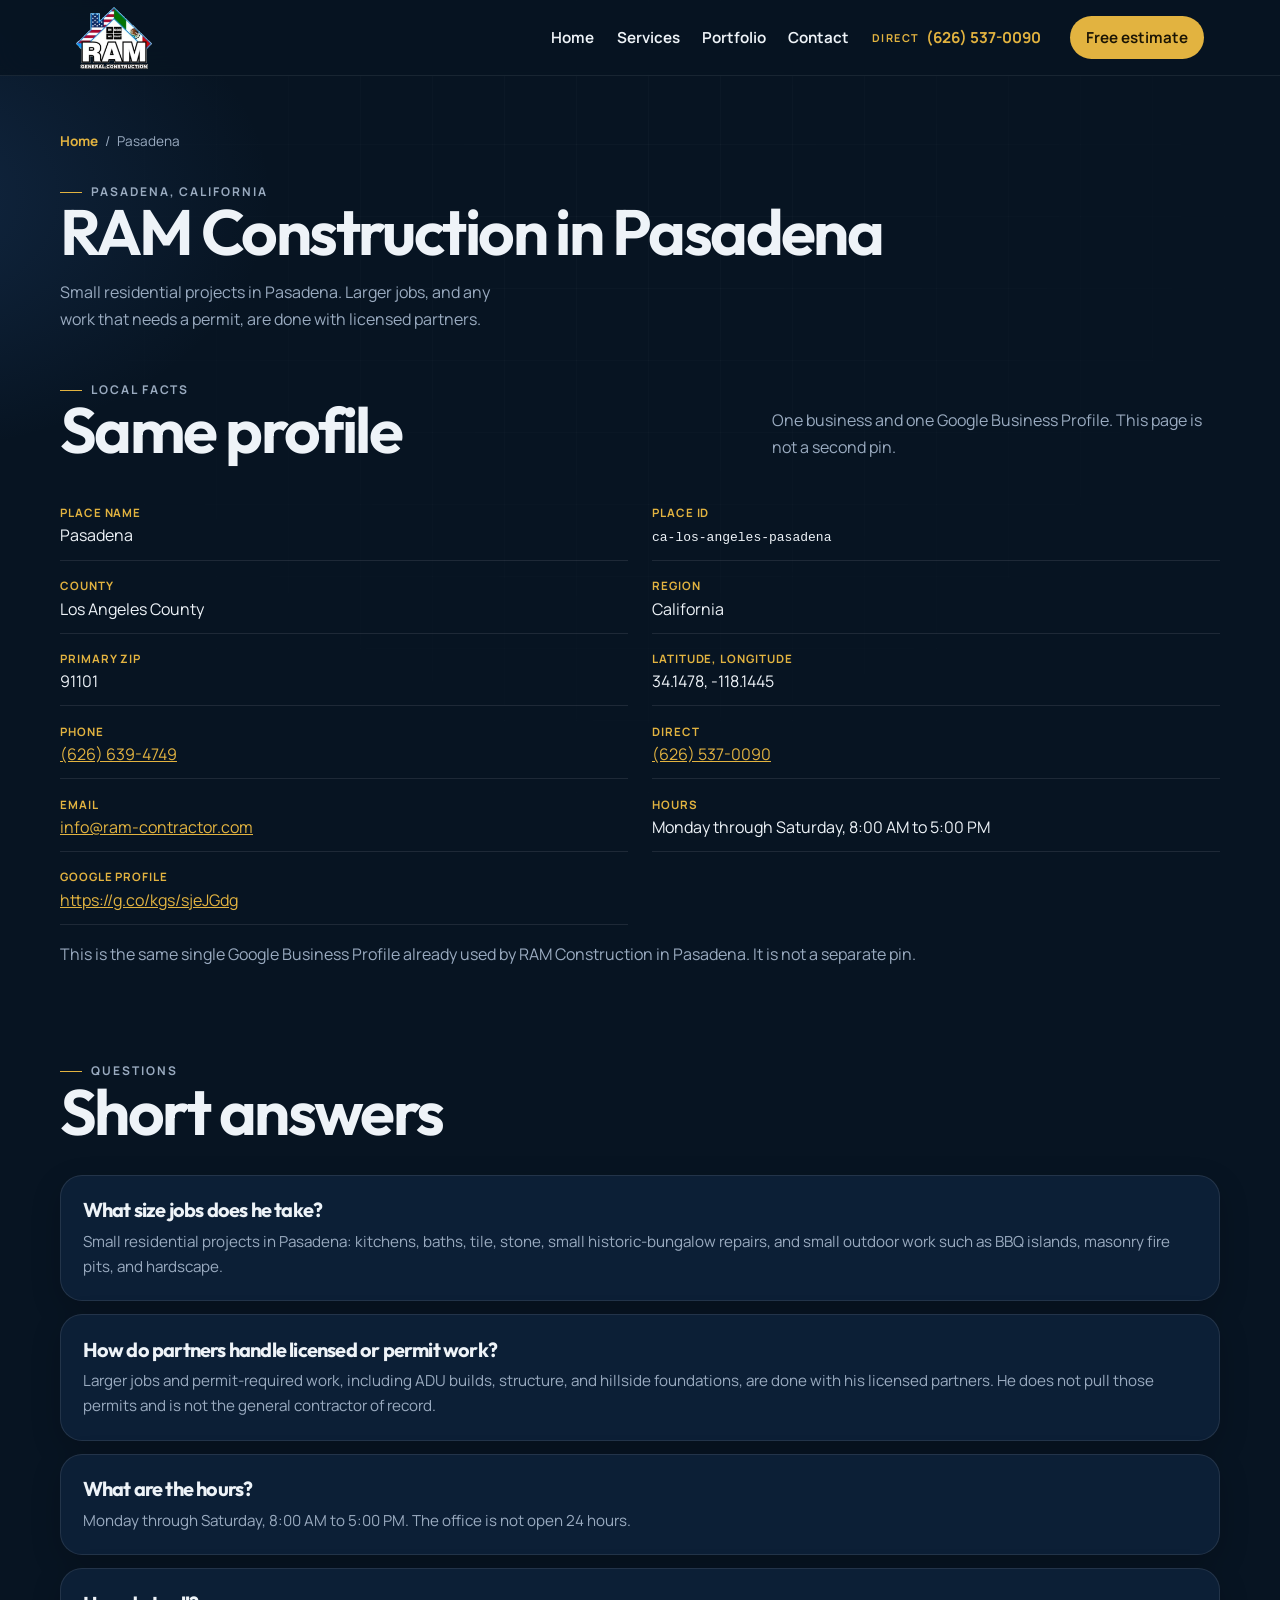
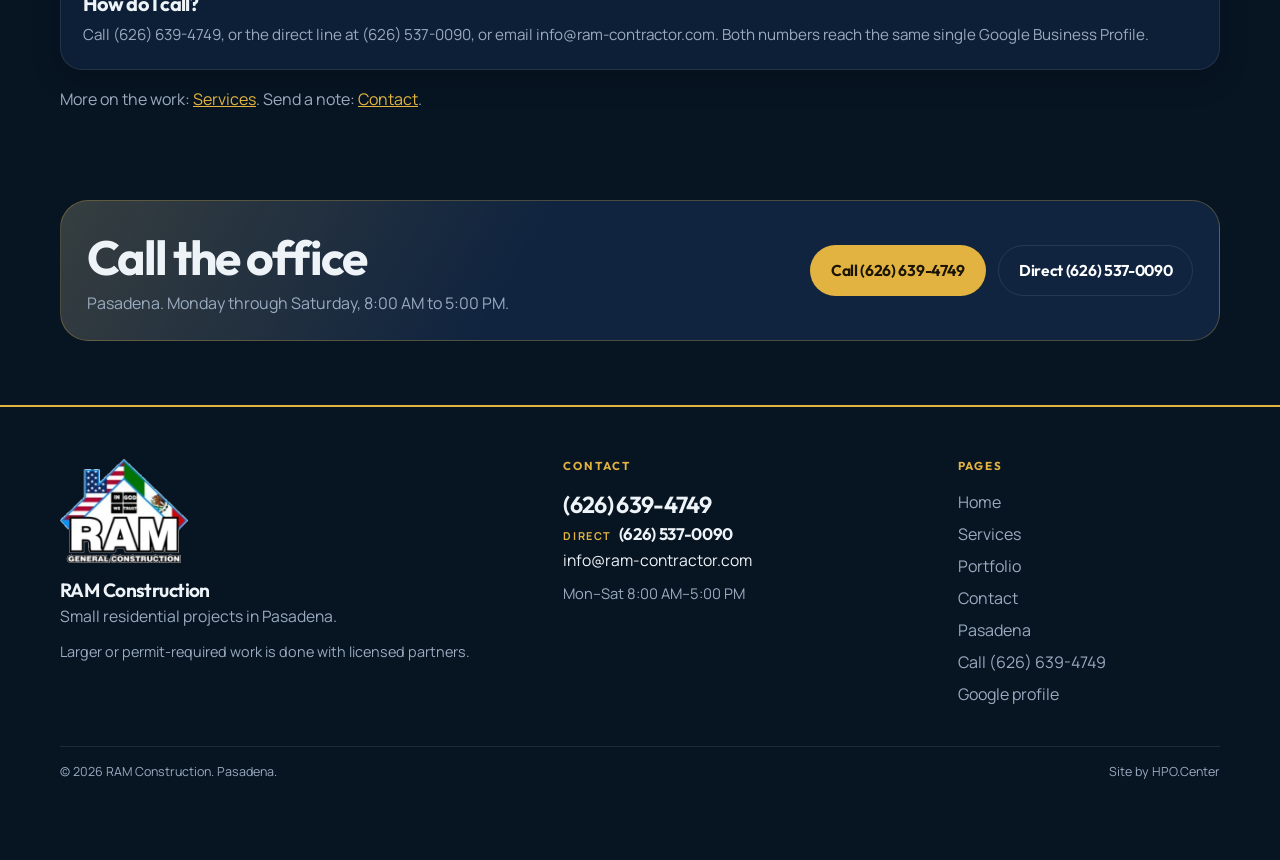
<file: areas/pasadena.html>
<!DOCTYPE html>
<html lang="en">
<head>
    <meta charset="UTF-8">
    <meta name="viewport" content="width=device-width, initial-scale=1.0">
    <meta name="theme-color" content="#051121" />
    <title>RAM Construction in Pasadena for Small Residential Projects</title>
    <meta name="description" content="Local facts for RAM Construction in Pasadena: place ID ca-los-angeles-pasadena, phone (626) 639-4749, and hours Monday through Saturday, 8:00 AM to 5:00 PM. Small projects; licensed partners for permit work. One Google Business Profile.">
    <link rel="canonical" href="https://ram-contractor.com/areas/pasadena.html">
    <link rel="icon" href="/icon.png" type="image/png" sizes="32x32">
    <link rel="apple-touch-icon" href="/apple-touch-icon.png">
    <link rel="dns-prefetch" href="https://gallery.ram-contractor.com">
    <link rel="preconnect" href="https://gallery.ram-contractor.com">
    <link rel="dns-prefetch" href="https://images.squarespace-cdn.com">
    <link rel="preconnect" href="https://images.squarespace-cdn.com">
    <link rel="preload" as="image" href="/logo.png">
    <meta property="og:title" content="RAM Construction in Pasadena for Small Residential Projects" />
    <meta property="og:description" content="Small residential projects in Pasadena. Larger or permit-required work is done with licensed partners. One Google Business Profile. Call (626) 639-4749." />
    <meta property="og:image" content="https://gallery.ram-contractor.com/First%20Gallery%20-%20html/BAB2086D-AEFB-44A7-B5A0-750AFC35F82D.JPG" />
    <meta property="og:url" content="https://ram-contractor.com/areas/pasadena.html" />
    <meta property="og:type" content="website" />
    <meta name="twitter:card" content="summary_large_image" />
    <meta name="twitter:title" content="RAM Construction in Pasadena for Small Residential Projects" />
    <meta name="twitter:description" content="Small residential projects in Pasadena. Larger or permit-required work is done with licensed partners. Call (626) 639-4749." />
    <meta name="twitter:image" content="https://gallery.ram-contractor.com/First%20Gallery%20-%20html/BAB2086D-AEFB-44A7-B5A0-750AFC35F82D.JPG" />
    <script type="application/ld+json">
    {
      "@context": "https://schema.org",
      "@graph": [
        {
          "@type": "WebPage",
          "@id": "https://ram-contractor.com/areas/pasadena.html#webpage",
          "url": "https://ram-contractor.com/areas/pasadena.html",
          "name": "RAM Construction in Pasadena",
          "description": "RAM Construction in Pasadena takes small residential projects. Larger or permit-required work is done with licensed partners. This is the same single Google Business Profile, not a separate pin.",
          "isPartOf": { "@type": "WebSite", "name": "RAM Construction", "url": "https://ram-contractor.com" },
          "about": { "@id": "https://ram-contractor.com/#business" },
          "speakable": {
            "@type": "SpeakableSpecification",
            "cssSelector": [".faq-q", ".faq-a"]
          },
          "breadcrumb": { "@id": "https://ram-contractor.com/areas/pasadena.html#breadcrumb" }
        },
        {
          "@type": "BreadcrumbList",
          "@id": "https://ram-contractor.com/areas/pasadena.html#breadcrumb",
          "itemListElement": [
            { "@type": "ListItem", "position": 1, "name": "Home", "item": "https://ram-contractor.com/" },
            { "@type": "ListItem", "position": 2, "name": "Pasadena", "item": "https://ram-contractor.com/areas/pasadena.html" }
          ]
        },
        {
          "@type": "FAQPage",
          "@id": "https://ram-contractor.com/areas/pasadena.html#faq",
          "mainEntity": [
            {
              "@type": "Question",
              "name": "What size jobs does he take?",
              "acceptedAnswer": {
                "@type": "Answer",
                "text": "Small residential projects in Pasadena: kitchens, baths, tile, stone, small historic-bungalow repairs, and small outdoor work such as BBQ islands, masonry fire pits, and hardscape."
              }
            },
            {
              "@type": "Question",
              "name": "How do partners handle licensed or permit work?",
              "acceptedAnswer": {
                "@type": "Answer",
                "text": "Larger jobs and permit-required work, including ADU builds, structure, and hillside foundations, are done with his licensed partners. He does not pull those permits and is not the general contractor of record."
              }
            },
            {
              "@type": "Question",
              "name": "What are the hours?",
              "acceptedAnswer": {
                "@type": "Answer",
                "text": "Monday through Saturday, 8:00 AM to 5:00 PM. The office is not open 24 hours."
              }
            },
            {
              "@type": "Question",
              "name": "How do I call?",
              "acceptedAnswer": {
                "@type": "Answer",
                "text": "Call (626) 639-4749, or the direct line at (626) 537-0090, or email info@ram-contractor.com. Both numbers reach the same single Google Business Profile."
              }
            }
          ]
        },
        {
          "@type": "HomeAndConstructionBusiness",
          "@id": "https://ram-contractor.com/#business",
          "name": "RAM Construction",
          "alternateName": "RAM General Construction",
          "url": "https://ram-contractor.com",
          "telephone": "+1-626-639-4749",
          "email": "info@ram-contractor.com",
          "description": "RAM Construction in Pasadena takes small residential projects. Larger jobs and work that needs a permit are done with licensed partners.",
          "address": {
            "@type": "PostalAddress",
            "addressLocality": "Pasadena",
            "addressRegion": "CA",
            "postalCode": "91101",
            "addressCountry": "US"
          },
          "geo": {
            "@type": "GeoCoordinates",
            "latitude": 34.1478,
            "longitude": -118.1445
          },
          "areaServed": {
            "@type": "City",
            "name": "Pasadena"
          },
          "openingHoursSpecification": [
            { "@type": "OpeningHoursSpecification", "dayOfWeek": ["Monday", "Tuesday", "Wednesday", "Thursday", "Friday", "Saturday"], "opens": "08:00", "closes": "17:00" }
          ],
          "sameAs": ["https://g.co/kgs/sjeJGdg"]
        }
      ]
    }
    </script>
    <link rel="preconnect" href="https://fonts.googleapis.com">
    <link rel="preconnect" href="https://fonts.gstatic.com" crossorigin>
    <link href="https://fonts.googleapis.com/css2?family=Manrope:wght@400;500;600;700&family=Outfit:wght@500;600;700&display=swap" rel="stylesheet">
    <link rel="stylesheet" href="/site.css">
</head>
<body>
    <div id="global-nav"></div>
    <script src="/nav.js"></script>

    <header class="page-hero wrap">
        <nav class="crumb" aria-label="Breadcrumb">
            <a href="/index.html">Home</a>
            <span aria-hidden="true">/</span>
            <span aria-current="page">Pasadena</span>
        </nav>
        <p class="eyebrow">Pasadena, California</p>
        <h1>RAM Construction in Pasadena</h1>
        <p>Small residential projects in Pasadena. Larger jobs, and any work that needs a permit, are done with licensed partners.</p>
    </header>

    <section class="section" style="padding-top:1.5rem">
        <div class="wrap">
            <div class="section-head">
                <div>
                    <p class="eyebrow">Local facts</p>
                    <h2>Same profile</h2>
                </div>
                <p>One business and one Google Business Profile. This page is not a second pin.</p>
            </div>
            <dl class="facts">
                <div>
                    <dt>Place name</dt>
                    <dd>Pasadena</dd>
                </div>
                <div>
                    <dt>Place ID</dt>
                    <dd><code>ca-los-angeles-pasadena</code></dd>
                </div>
                <div>
                    <dt>County</dt>
                    <dd>Los Angeles County</dd>
                </div>
                <div>
                    <dt>Region</dt>
                    <dd>California</dd>
                </div>
                <div>
                    <dt>Primary ZIP</dt>
                    <dd>91101</dd>
                </div>
                <div>
                    <dt>Latitude, longitude</dt>
                    <dd>34.1478, -118.1445</dd>
                </div>
                <div>
                    <dt>Phone</dt>
                    <dd><a href="tel:+16266394749">(626) 639-4749</a></dd>
                </div>
                <div>
                    <dt>Direct</dt>
                    <dd><a href="tel:+16265370090">(626) 537-0090</a></dd>
                </div>
                <div>
                    <dt>Email</dt>
                    <dd><a href="mailto:info@ram-contractor.com">info@ram-contractor.com</a></dd>
                </div>
                <div>
                    <dt>Hours</dt>
                    <dd>Monday through Saturday, 8:00 AM to 5:00 PM</dd>
                </div>
                <div>
                    <dt>Google profile</dt>
                    <dd><a href="https://g.co/kgs/sjeJGdg" target="_blank" rel="noopener">https://g.co/kgs/sjeJGdg</a></dd>
                </div>
            </dl>
            <p class="note">This is the same single Google Business Profile already used by RAM Construction in Pasadena. It is not a separate pin.</p>
        </div>
    </section>

    <section class="section" style="padding-top:0">
        <div class="wrap">
            <div class="section-head">
                <div>
                    <p class="eyebrow">Questions</p>
                    <h2>Short answers</h2>
                </div>
            </div>
            <div class="faq">
                <article class="card">
                    <h3 class="faq-q">What size jobs does he take?</h3>
                    <p class="faq-a">Small residential projects in Pasadena: kitchens, baths, tile, stone, small historic-bungalow repairs, and small outdoor work such as BBQ islands, masonry fire pits, and hardscape.</p>
                </article>
                <article class="card">
                    <h3 class="faq-q">How do partners handle licensed or permit work?</h3>
                    <p class="faq-a">Larger jobs and permit-required work, including ADU builds, structure, and hillside foundations, are done with his licensed partners. He does not pull those permits and is not the general contractor of record.</p>
                </article>
                <article class="card">
                    <h3 class="faq-q">What are the hours?</h3>
                    <p class="faq-a">Monday through Saturday, 8:00 AM to 5:00 PM. The office is not open 24 hours.</p>
                </article>
                <article class="card">
                    <h3 class="faq-q">How do I call?</h3>
                    <p class="faq-a">Call (626) 639-4749, or the direct line at (626) 537-0090, or email info@ram-contractor.com. Both numbers reach the same single Google Business Profile.</p>
                </article>
            </div>
            <p class="note">More on the work: <a href="/services.html">Services</a>. Send a note: <a href="/contact.html">Contact</a>.</p>
        </div>
    </section>

    <section class="cta-band">
        <div>
            <h2>Call the office</h2>
            <p>Pasadena. Monday through Saturday, 8:00 AM to 5:00 PM.</p>
        </div>
        <div class="actions">
            <a class="btn btn-gold" href="tel:+16266394749">Call (626) 639-4749</a>
            <a class="btn btn-ghost" href="tel:+16265370090">Direct (626) 537-0090</a>
        </div>
    </section>
</body>
</html>
</file>
<file: site.css>
:root {
    --ink: #071422;
    --ink-2: #0d1c31;
    --panel: rgba(16, 36, 63, 0.72);
    --line: rgba(231, 237, 245, 0.1);
    --gold: #e2b340;
    --gold-deep: #c4921d;
    --text: #eef3f8;
    --muted: #9aabc0;
    --shadow: 0 24px 60px rgba(0, 0, 0, 0.35);
    --radius: 22px;
    --nav: 76px;
}

* { box-sizing: border-box; }

body {
    margin: 0;
    background:
        radial-gradient(900px 480px at 100% -10%, rgba(226, 179, 64, 0.16), transparent 55%),
        radial-gradient(800px 520px at -10% 8%, rgba(56, 112, 186, 0.22), transparent 50%),
        var(--ink);
    color: var(--text);
    font-family: Manrope, sans-serif;
}

body::before {
    content: "";
    position: fixed;
    inset: 0;
    pointer-events: none;
    z-index: 0;
    background-image: linear-gradient(rgba(255,255,255,0.025) 1px, transparent 1px),
        linear-gradient(90deg, rgba(255,255,255,0.025) 1px, transparent 1px);
    background-size: 72px 72px;
    mask-image: radial-gradient(circle at 50% 20%, black, transparent 75%);
}

img { max-width: 100%; display: block; }
a { color: inherit; }

.wrap {
    width: min(1160px, calc(100% - 2rem));
    margin: 0 auto;
}

.eyebrow {
    display: inline-flex;
    align-items: center;
    gap: 0.55rem;
    margin: 0 0 1rem;
    color: var(--gold);
    font-size: 0.75rem;
    font-weight: 700;
    letter-spacing: 0.16em;
    text-transform: uppercase;
}
.eyebrow::before {
    content: "";
    width: 1.4rem;
    height: 1px;
    background: var(--gold);
}

h1, h2, h3, .font-heading {
    font-family: Outfit, sans-serif;
    letter-spacing: -0.04em;
    text-transform: none;
}

.hero {
    position: relative;
    z-index: 1;
    perspective: 1400px;
    display: grid;
    grid-template-columns: 1.05fr 0.95fr;
    gap: 3rem;
    align-items: center;
    min-height: 100vh;
    min-height: 100dvh;
    padding: calc(var(--nav) + 2rem) 0 3rem;
}

.hero h1 {
    margin: 0 0 1rem;
    font-size: clamp(3.2rem, 6.4vw, 6.4rem);
    font-weight: 650;
    line-height: 0.92;
    color: white;
}
.hero h1 em {
    font-style: normal;
    color: var(--gold);
}
.lede {
    max-width: 38rem;
    margin: 0 0 1.75rem;
    color: var(--muted);
    font-size: 1.08rem;
    line-height: 1.7;
}
.actions { display: flex; flex-wrap: wrap; gap: 0.75rem; }

.btn {
    display: inline-flex;
    align-items: center;
    justify-content: center;
    gap: 0.55rem;
    min-height: 3.15rem;
    padding: 0.8rem 1.25rem;
    border-radius: 999px;
    border: 1px solid transparent;
    font-family: Outfit, sans-serif;
    font-size: 0.98rem;
    font-weight: 650;
    letter-spacing: -0.02em;
    text-decoration: none;
    cursor: pointer;
    transition: transform 0.2s ease, background 0.2s ease, border-color 0.2s ease;
}
.btn:hover { transform: translateY(-1px); }
.btn-gold { background: var(--gold); color: #1a1404; }
.btn-gold:hover { background: #f0c75a; }
.btn-ghost { background: transparent; color: white; border-color: var(--line); }
.btn-ghost:hover { border-color: rgba(226, 179, 64, 0.7); color: var(--gold); }

.hero-media {
    position: relative;
    min-height: 560px;
    border-radius: 28px;
    overflow: hidden;
    box-shadow: var(--shadow);
    background:
        linear-gradient(180deg, rgba(7,20,34,0.05), rgba(7,20,34,0.55)),
        url('https://images.squarespace-cdn.com/content/v1/684480f262fb7703bd3fae23/d5dc4bf1-beb6-4e5d-91ef-52a791febcd6/IMG_3506.jpg') center/cover;
}
.hero-card {
    position: absolute;
    left: 1.1rem;
    right: 1.1rem;
    bottom: 1.1rem;
    display: grid;
    grid-template-columns: repeat(3, 1fr);
    gap: 0.6rem;
    padding: 0.85rem;
    border: 1px solid rgba(255,255,255,0.14);
    border-radius: 18px;
    background: rgba(7, 20, 34, 0.72);
    backdrop-filter: blur(16px);
}
.hero-card strong {
    display: block;
    font-family: Outfit, sans-serif;
    font-size: 1.45rem;
    letter-spacing: -0.04em;
}
.hero-card span {
    color: var(--muted);
    font-size: 0.72rem;
    letter-spacing: 0.04em;
}

.band {
    position: relative;
    z-index: 1;
    border-block: 1px solid var(--line);
    background: rgba(7, 20, 34, 0.55);
}
.stat-row {
    display: grid;
    grid-template-columns: repeat(3, 1fr);
}
a.text-link { color: var(--gold); font-weight: 700; }
.stat-row div { padding: 1.4rem 0.5rem; text-align: center; }
.stat-row strong {
    display: block;
    font-family: Outfit, sans-serif;
    font-size: clamp(1.8rem, 3vw, 2.4rem);
    letter-spacing: -0.04em;
}
.stat-row span {
    color: var(--muted);
    font-size: 0.78rem;
    font-weight: 650;
    letter-spacing: 0.08em;
    text-transform: uppercase;
}

.section { position: relative; z-index: 1; padding: 5.5rem 0; }
.section-head {
    display: flex;
    justify-content: space-between;
    align-items: flex-end;
    gap: 2rem;
    margin-bottom: 2rem;
}
.section-head h2, .page-hero h1 {
    margin: 0;
    font-size: clamp(2.4rem, 5vw, 4.4rem);
    line-height: 0.95;
    font-weight: 650;
}
.section-head p, .page-hero p {
    max-width: 28rem;
    margin: 0;
    color: var(--muted);
    line-height: 1.7;
}

.service-grid, .place-grid, .quote-grid {
    display: grid;
    gap: 1rem;
}
.service-grid { grid-template-columns: 1fr 1fr; }
.place-grid, .quote-grid { grid-template-columns: repeat(3, 1fr); }
.quote-grid { grid-template-columns: 1fr 1fr; }

.card {
    padding: 1.35rem;
    border: 1px solid var(--line);
    border-radius: var(--radius);
    background: var(--panel);
    box-shadow: 0 10px 30px rgba(0,0,0,0.18);
}
.card h3 {
    margin: 0 0 0.45rem;
    font-size: 1.45rem;
}
.trade {
    position: relative;
    display: flex;
    align-items: flex-end;
    min-height: 280px;
    padding: 1.25rem;
    overflow: hidden;
    border-radius: 22px;
    border: 1px solid var(--line);
    text-decoration: none;
    isolation: isolate;
}
.trade img {
    position: absolute;
    inset: 0;
    width: 100%;
    height: 100%;
    object-fit: cover;
    transform: scale(1.08);
    transition: transform 0.7s ease;
    z-index: -2;
}
.trade::after {
    content: "";
    position: absolute;
    inset: 0;
    z-index: -1;
    background: linear-gradient(180deg, rgba(7, 20, 34, 0.05), rgba(7, 20, 34, 0.82));
}
.trade:hover img { transform: scale(1.16); }
.trade strong, .trade em { display: block; }
.trade strong { font-family: Outfit, sans-serif; font-size: 1.8rem; letter-spacing: -0.04em; }
.trade em { margin-top: 0.25rem; color: #d5deea; font-style: normal; font-size: 0.95rem; max-width: 28ch; }
.shot-lens {
    position: fixed;
    z-index: 90;
    width: 250px;
    height: 320px;
    border-radius: 18px;
    overflow: hidden;
    pointer-events: none;
    opacity: 0;
    border: 1px solid rgba(226, 179, 64, 0.55);
    box-shadow: 0 28px 70px rgba(0, 0, 0, 0.5);
    background: #0d1c31;
}
.shot-lens img { width: 100%; height: 100%; object-fit: cover; }
.glow {
    position: fixed;
    z-index: 0;
    width: 460px;
    height: 460px;
    margin: -230px 0 0 -230px;
    border-radius: 50%;
    pointer-events: none;
    background: radial-gradient(circle, rgba(226, 179, 64, 0.18), transparent 68%);
}
.card p { margin: 0; color: var(--muted); line-height: 1.65; font-size: 0.95rem; }
.card a.more {
    display: inline-flex;
    margin-top: 1.1rem;
    color: white;
    font-size: 0.88rem;
    font-weight: 700;
    text-decoration: none;
}
.card a.more:hover { color: var(--gold); }

.work-grid {
    display: grid;
    grid-template-columns: 1.1fr 0.9fr;
    gap: 1rem;
}
.work-col { display: grid; gap: 1rem; }
.work-card {
    position: relative;
    display: block;
    overflow: hidden;
    min-height: 320px;
    border-radius: 24px;
    text-decoration: none;
}
.work-card.tall { min-height: 460px; }
.work-card img {
    position: absolute;
    inset: 0;
    width: 100%;
    height: 100%;
    object-fit: cover;
    transition: transform 0.6s ease;
}
.work-card:hover img { transform: scale(1.05); }
.work-card .cap {
    position: absolute;
    left: 0; right: 0; bottom: 0;
    padding: 1.3rem 1.2rem;
    background: linear-gradient(transparent, rgba(7,20,34,0.88));
}
.work-card small {
    display: block;
    margin-bottom: 0.2rem;
    color: var(--gold);
    font-size: 0.72rem;
    font-weight: 700;
    letter-spacing: 0.12em;
    text-transform: uppercase;
}
.work-card strong {
    font-family: Outfit, sans-serif;
    font-size: 1.7rem;
    letter-spacing: -0.04em;
}

.quote {
    margin: 0;
    padding: 1.5rem;
    border-radius: var(--radius);
    background: linear-gradient(180deg, rgba(226,179,64,0.08), rgba(16,36,63,0.4));
    border: 1px solid var(--line);
}
.quote p {
    margin: 0 0 1.2rem;
    font-size: 1.2rem;
    line-height: 1.55;
}
.quote cite { color: var(--muted); font-style: normal; font-size: 0.85rem; font-weight: 700; }
.stars { color: var(--gold); letter-spacing: 0.12em; margin-bottom: 0.8rem; }

.cta-band {
    position: relative;
    z-index: 1;
    display: flex;
    justify-content: space-between;
    align-items: center;
    gap: 1.5rem;
    margin: 0 auto 4rem;
    padding: 1.6rem;
    width: min(1160px, calc(100% - 2rem));
    border-radius: 28px;
    background:
        linear-gradient(120deg, rgba(226,179,64,0.18), transparent 40%),
        #10243f;
    border: 1px solid rgba(226,179,64,0.28);
}
.cta-band h2 { margin: 0 0 0.35rem; font-size: clamp(2rem, 4vw, 3rem); }
.cta-band p { margin: 0; color: var(--muted); }

.crumb {
    display: flex;
    flex-wrap: wrap;
    gap: 0.45rem;
    align-items: center;
    margin: 0 0 1rem;
    color: var(--muted);
    font-size: 0.85rem;
}
.crumb a { color: var(--gold); font-weight: 700; text-decoration: none; }
.facts {
    display: grid;
    grid-template-columns: 1fr 1fr;
    gap: 0.35rem 1.5rem;
    margin: 0;
}
.facts div { margin: 0; padding: 0.75rem 0; border-bottom: 1px solid var(--line); }
.facts dt {
    margin: 0;
    color: var(--gold);
    font-size: 0.72rem;
    font-weight: 700;
    letter-spacing: 0.08em;
    text-transform: uppercase;
}
.facts dd { margin: 0.2rem 0 0; line-height: 1.5; }
.facts a, .note a { color: var(--gold); }
.faq { display: grid; gap: 0.8rem; }
.faq h3 { margin: 0 0 0.4rem; font-size: 1.25rem; }
.note { margin: 1rem 0 0; color: var(--muted); line-height: 1.65; }
.page-hero {
    position: relative;
    z-index: 1;
    padding: calc(var(--nav) + 3.5rem) 0 1rem;
}
.page-hero p { margin-top: 1rem; }

.service-list { display: grid; gap: 1rem; }
.service-row {
    display: grid;
    grid-template-columns: 140px 1fr auto;
    gap: 1.5rem;
    align-items: center;
    padding: 1.25rem;
    border-radius: 24px;
    border: 1px solid var(--line);
    background: var(--panel);
}
.service-row img {
    width: 140px;
    height: 110px;
    object-fit: cover;
    border-radius: 16px;
}
.service-row h2 { margin: 0 0 0.35rem; font-size: 1.7rem; }
.service-row p { margin: 0; color: var(--muted); line-height: 1.6; }

.split {
    position: relative;
    z-index: 1;
    display: grid;
    grid-template-columns: 0.85fr 1.15fr;
    gap: 1.5rem;
    padding-bottom: 4rem;
}
.info-stack { display: grid; gap: 0.8rem; align-content: start; }
.info-stack a.card { text-decoration: none; }
.info-stack a.card:hover { border-color: rgba(226,179,64,0.5); }

.form-panel {
    padding: 1.4rem;
    border-radius: 28px;
    border: 1px solid var(--line);
    background: rgba(13, 28, 49, 0.9);
}
.form-grid { display: grid; grid-template-columns: 1fr 1fr; gap: 0.9rem; }
.field { display: flex; flex-direction: column; gap: 0.4rem; }
.field.full { grid-column: 1 / -1; }
.field label { font-size: 0.82rem; font-weight: 700; color: #d5deea; }
.field input, .field select, .field textarea {
    width: 100%;
    border: 1px solid var(--line);
    border-radius: 14px;
    background: rgba(7, 20, 34, 0.65);
    color: white;
    padding: 0.9rem 0.95rem;
    font: inherit;
}
.field input:focus, .field select:focus, .field textarea:focus {
    outline: 2px solid rgba(226,179,64,0.7);
    border-color: transparent;
}
.field select option { color: #071422; }

.gallery {
    position: relative;
    z-index: 1;
    display: grid;
    grid-template-columns: repeat(3, 1fr);
    gap: 0.8rem;
    padding-bottom: 2rem;
}
.gallery-card {
    overflow: hidden;
    border-radius: 18px;
    border: 1px solid var(--line);
    background: #0d1c31;
    cursor: zoom-in;
}
.gallery-card img {
    width: 100%;
    aspect-ratio: 4 / 5;
    object-fit: cover;
    transition: transform 0.45s ease;
}
.gallery-card:hover img { transform: scale(1.04); }

#lightbox {
    display: none;
    position: fixed;
    inset: 0;
    z-index: 1200;
    align-items: center;
    justify-content: center;
    padding: 1.5rem;
    background: rgba(7, 20, 34, 0.94);
}
#lightbox img {
    max-width: min(1100px, 100%);
    max-height: 82vh;
    border-radius: 16px;
}
#lightbox button {
    position: absolute;
    top: 1rem;
    right: 1rem;
    width: 3rem;
    height: 3rem;
    border-radius: 999px;
    border: 1px solid var(--line);
    background: #10243f;
    color: white;
    font-size: 1.6rem;
    cursor: pointer;
}

.thanks {
    position: relative;
    z-index: 1;
    min-height: 100vh;
    min-height: 100dvh;
    display: grid;
    place-items: center;
    padding: calc(var(--nav) + 2rem) 1rem 3rem;
    text-align: center;
}
.thanks-panel {
    width: min(680px, 100%);
    padding: 2.2rem 1.4rem;
    border-radius: 28px;
    border: 1px solid var(--line);
    background: var(--panel);
}
.thanks h1 { margin: 0.4rem 0 0.8rem; font-size: clamp(2.8rem, 6vw, 4.6rem); }
.check {
    width: 4rem;
    height: 4rem;
    margin: 0 auto;
    display: grid;
    place-items: center;
    border-radius: 999px;
    background: rgba(226,179,64,0.15);
    color: var(--gold);
    font-size: 1.5rem;
}

.site-footer {
    position: relative;
    z-index: 1;
    margin-top: auto;
    border-top: 2px solid var(--gold);
    background: var(--ink);
    padding: 3.25rem 0 calc(5rem + env(safe-area-inset-bottom));
}
.footer-grid {
    display: grid;
    grid-template-columns: minmax(0, 1.25fr) minmax(220px, 0.95fr) minmax(180px, 0.72fr);
    column-gap: 3rem;
    row-gap: 2.25rem;
    align-items: start;
}
.footer-logo {
    display: block;
    width: auto;
    height: auto;
    max-height: 104px;
    max-width: min(160px, 100%);
    margin: 0 0 1rem;
    object-fit: contain;
    object-position: left center;
}
.footer-identity p,
.footer-contact p { margin: 0; }
.site-footer .footer-name {
    margin: 0 0 0.2rem;
    color: var(--text);
    font-family: Outfit, sans-serif;
    font-size: 1.2rem;
    font-weight: 650;
    letter-spacing: -0.03em;
    line-height: 1.2;
}
.site-footer .footer-role {
    color: var(--muted);
    font-size: 0.98rem;
    line-height: 1.45;
}
.site-footer .footer-areas {
    max-width: 28rem;
    margin: 0.85rem 0 0;
    color: var(--muted);
    font-size: 0.9rem;
    line-height: 1.55;
}
.site-footer .footer-label {
    margin: 0 0 0.85rem;
    color: var(--gold);
    font-family: Outfit, sans-serif;
    font-size: 0.72rem;
    font-weight: 700;
    letter-spacing: 0.16em;
    line-height: 1.2;
    text-transform: uppercase;
}
.footer-contact {
    display: flex;
    flex-direction: column;
    align-items: flex-start;
    gap: 0.35rem;
}
.site-footer .footer-phone {
    color: var(--text);
    font-family: Outfit, sans-serif;
    font-size: 1.45rem;
    font-weight: 650;
    letter-spacing: -0.03em;
    line-height: 1.15;
    text-decoration: none;
}
.site-footer .footer-direct {
    display: inline-flex;
    align-items: baseline;
    gap: 0.45rem;
    color: var(--text);
    font-family: Outfit, sans-serif;
    font-size: 1.05rem;
    font-weight: 650;
    letter-spacing: -0.02em;
    line-height: 1.2;
    text-decoration: none;
}
.site-footer .footer-direct span {
    color: var(--gold);
    font-family: Manrope, sans-serif;
    font-size: 0.68rem;
    font-weight: 700;
    letter-spacing: 0.14em;
    text-transform: uppercase;
}
.site-footer .footer-mail {
    color: var(--text);
    font-size: 0.98rem;
    line-height: 1.4;
    text-decoration: none;
    overflow-wrap: anywhere;
}
.site-footer .footer-hours {
    margin-top: 0.35rem;
    color: var(--muted);
    font-size: 0.92rem;
}
.site-footer .footer-nav ul {
    list-style: none;
    margin: 0;
    padding: 0;
    display: grid;
}
.site-footer .footer-nav a,
.site-footer .legal a {
    color: var(--muted);
    text-decoration: none;
}
.site-footer .footer-nav a {
    display: inline-flex;
    align-items: center;
    min-height: 2rem;
    padding: 0.1rem 0;
}
.site-footer .footer-phone:hover,
.site-footer .footer-direct:hover,
.site-footer .footer-mail:hover,
.site-footer .footer-nav a:hover,
.site-footer .legal a:hover { color: var(--gold); }
.legal {
    margin-top: 2.25rem;
    padding-top: 1rem;
    border-top: 1px solid var(--line);
    color: var(--muted);
    font-size: 0.78rem;
    display: flex;
    justify-content: space-between;
    align-items: center;
    gap: 1rem;
}

@media (max-width: 980px) {
    .hero, .split, .work-grid, .place-grid, .quote-grid, .footer-grid, .service-row, .service-grid {
        grid-template-columns: 1fr;
    }
    .hero { min-height: auto; padding-top: calc(var(--nav) + 1.5rem); }
    .hero-media { min-height: 420px; }
    .stat-row, .facts { grid-template-columns: 1fr 1fr; }
    .section-head, .cta-band, .legal { flex-direction: column; align-items: flex-start; }
    .gallery { grid-template-columns: 1fr 1fr; }
    .service-row { grid-template-columns: 1fr; }
    .service-row img { width: 100%; height: 180px; }
    .footer-logo { max-height: 88px; max-width: min(140px, 70%); }
    .site-footer .footer-phone,
    .site-footer .footer-direct,
    .site-footer .footer-mail {
        display: inline-flex;
        align-items: center;
        min-height: 44px;
    }
    .site-footer .footer-phone { font-size: 1.55rem; }
    .site-footer .footer-nav a {
        min-height: 44px;
        width: 100%;
    }
    .footer-contact { gap: 0.5rem; }
}

@media (max-width: 640px) {
    .hero-card, .form-grid, .gallery, .facts { grid-template-columns: 1fr; }
    .actions .btn, .cta-band .btn { width: 100%; }
    .hero h1 { font-size: 3.15rem; }
}

.back-to-top {
    position: fixed;
    z-index: 40;
    right: max(0.85rem, env(safe-area-inset-right));
    bottom: max(0.85rem, env(safe-area-inset-bottom));
    display: none;
    align-items: center;
    justify-content: center;
    width: 44px;
    height: 44px;
    padding: 0;
    border: 1px solid rgba(226, 179, 64, 0.72);
    border-radius: 999px;
    background: var(--ink);
    color: var(--gold);
    box-shadow: 0 12px 28px rgba(0, 0, 0, 0.35);
    cursor: pointer;
}
.back-to-top svg { display: block; width: 18px; height: 18px; }
.back-to-top.is-visible { display: inline-flex; }
.back-to-top:hover { background: var(--gold); color: var(--ink); }
.back-to-top:focus-visible {
    outline: 2px solid var(--gold);
    outline-offset: 3px;
}
body.ram-menu-open .back-to-top,
body.ram-lightbox-open .back-to-top,
body:has(#lightbox[style*="flex"]) .back-to-top {
    display: none;
}
@media (max-width: 390px) {
    .back-to-top {
        width: 44px;
        height: 44px;
        right: max(0.75rem, env(safe-area-inset-right));
        bottom: max(0.75rem, env(safe-area-inset-bottom));
    }
}
@media (prefers-reduced-motion: reduce) {
    .back-to-top { transition: none; }
}
</file>
